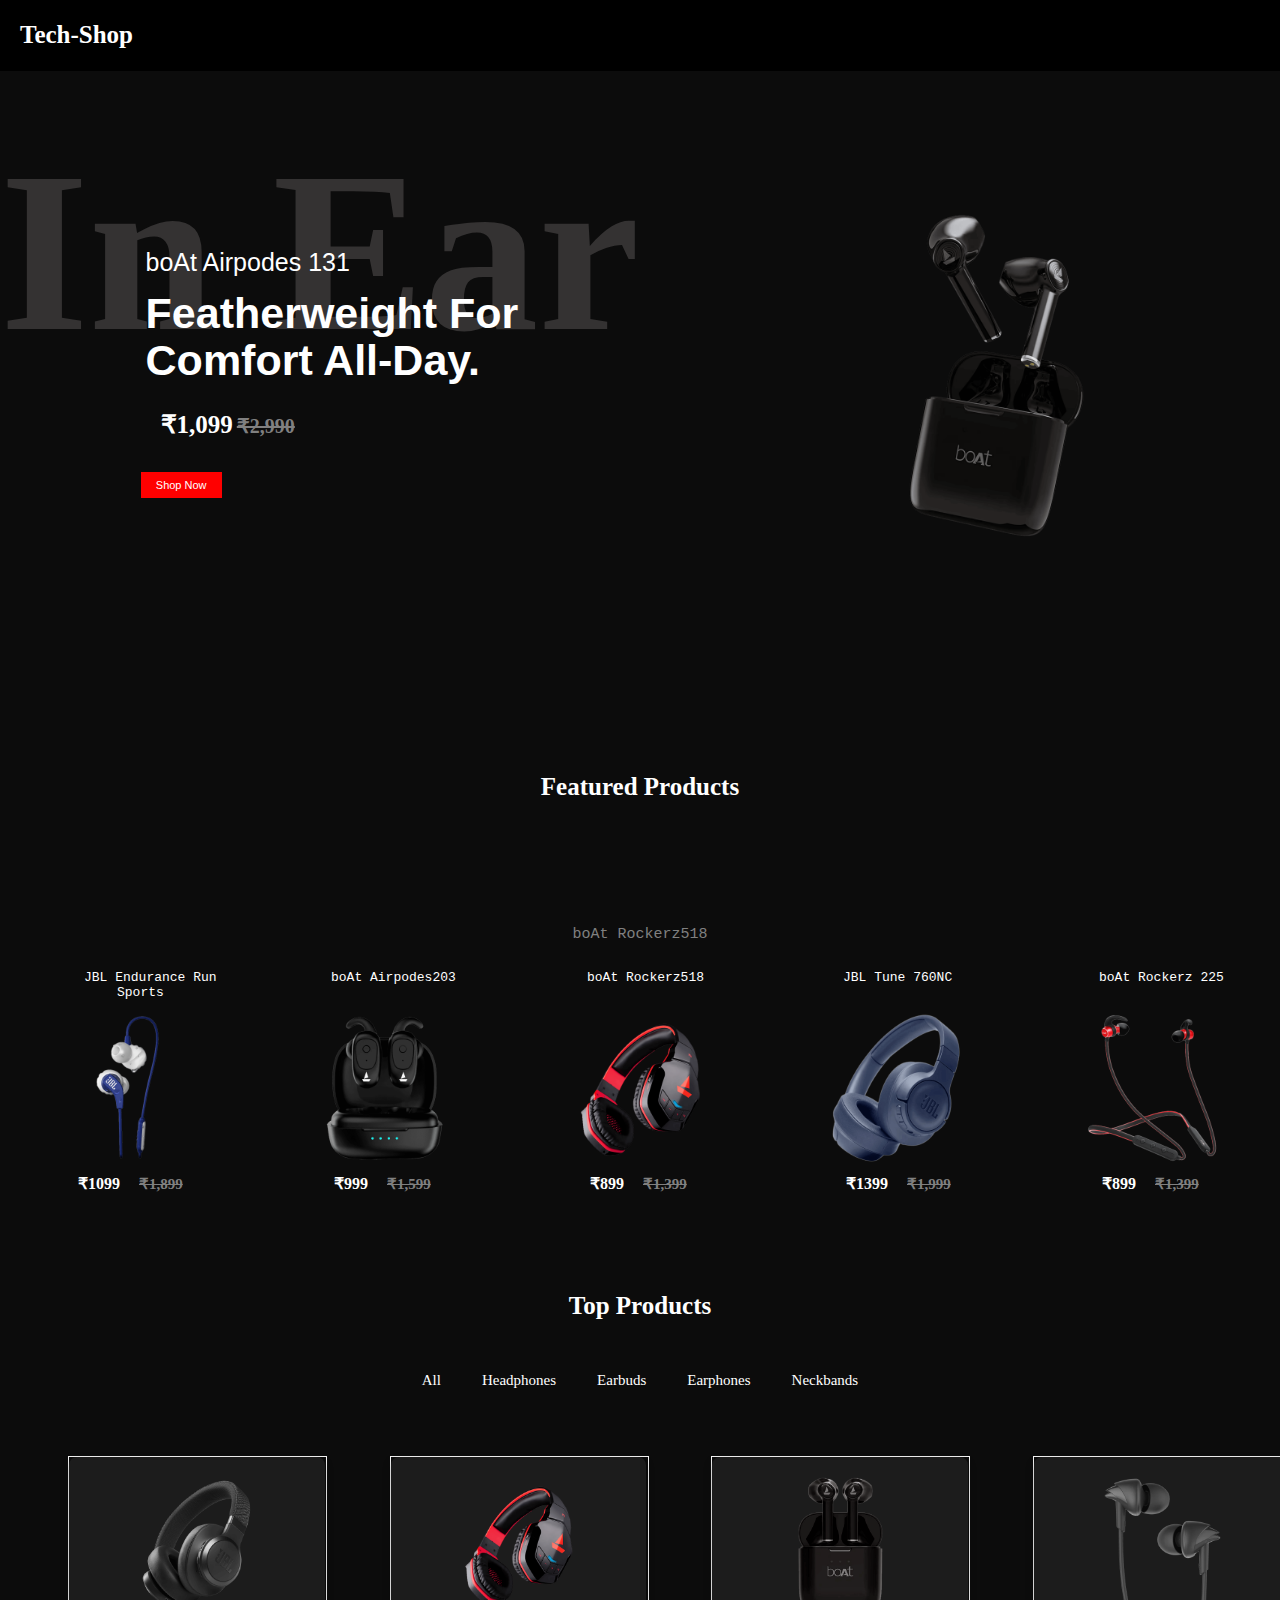
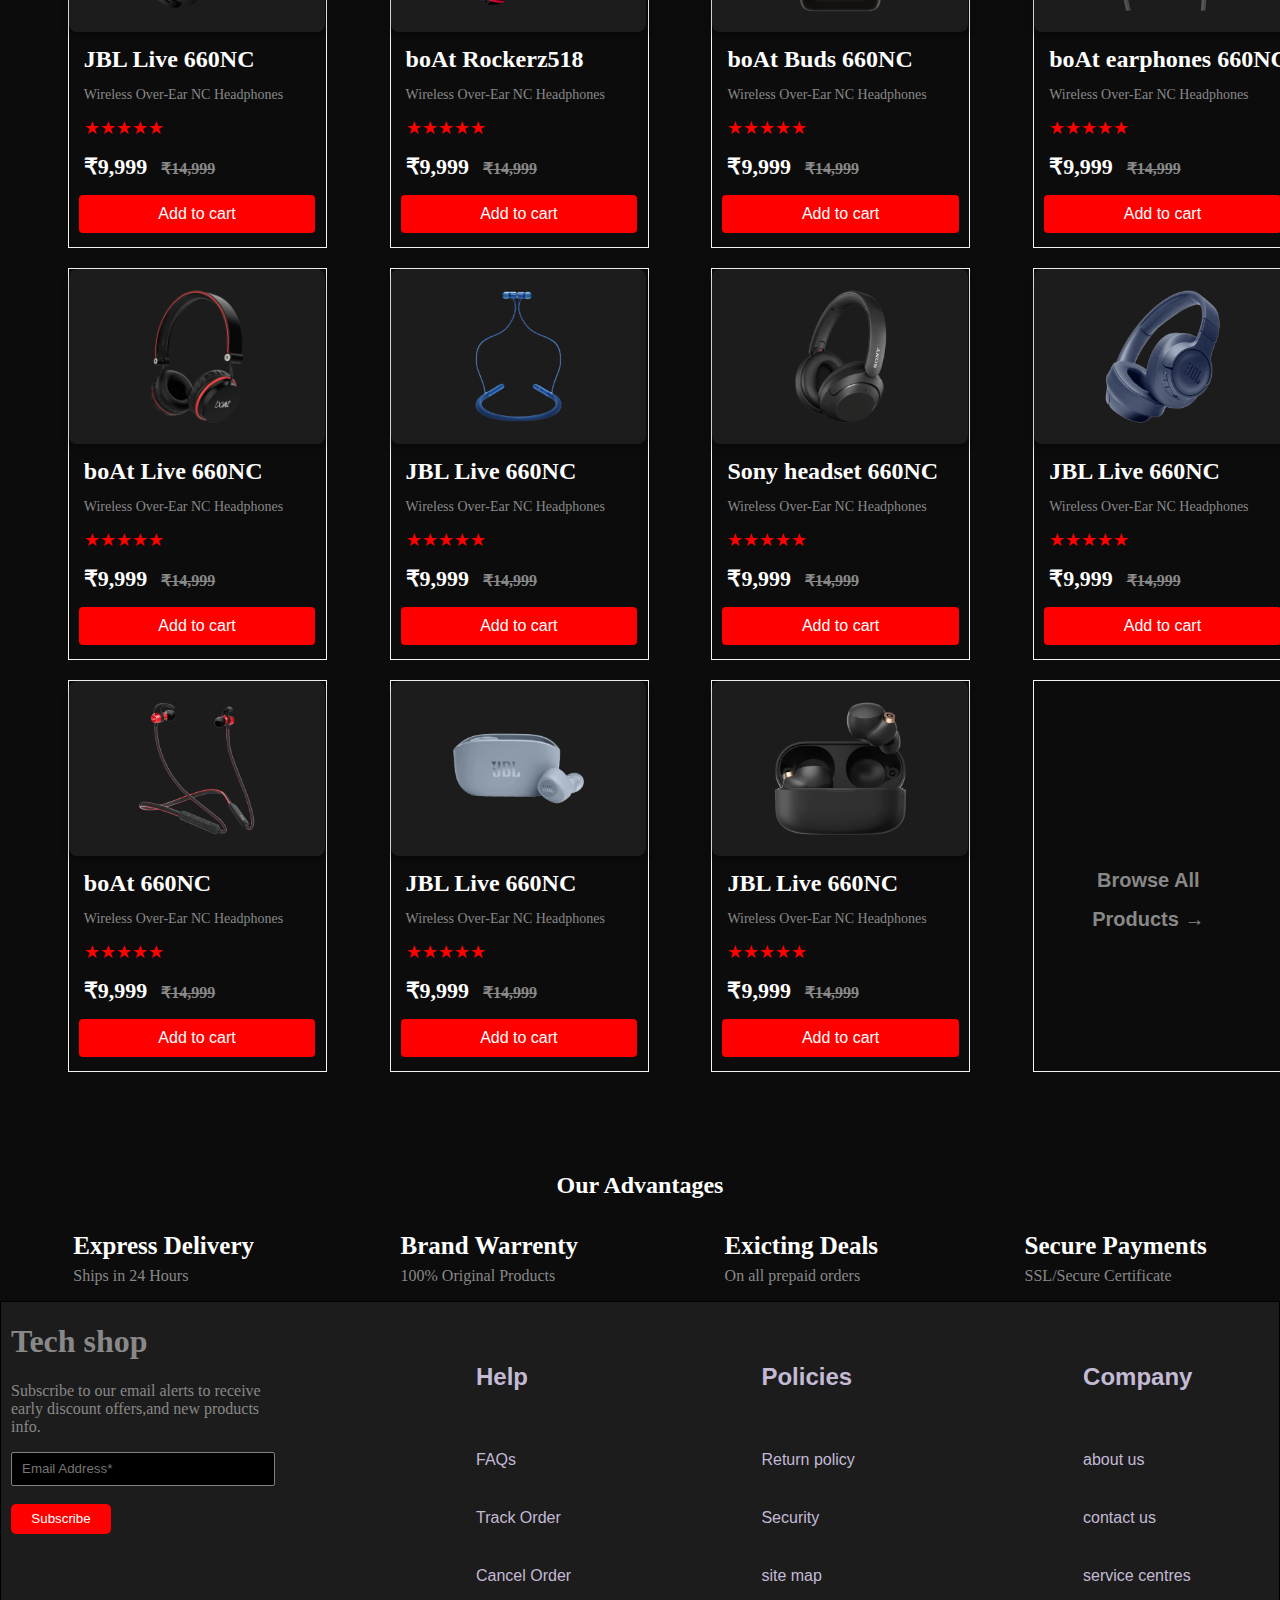
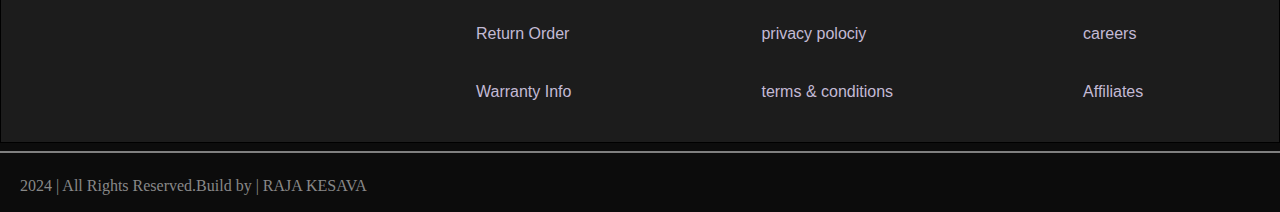
<file: index.html>
<!DOCTYPE html>
<html lang="en">

<head>
    <meta charset="UTF-8">
    <meta name="viewport" content="width=device-width, initial-scale=1.0">
    <title>Boat Website</title>
    <link rel="stylesheet" href="https://cdnjs.cloudflare.com/ajax/libs/font-awesome/6.6.0/css/all.min.css"
        integrity="sha512-Kc323vGBEqzTmouAECnVceyQqyqdsSiqLQISBL29aUW4U/M7pSPA/gEUZQqv1cwx4OnYxTxve5UMg5GT6L4JJg=="
        crossorigin="anonymous" referrerpolicy="no-referrer" />
    <link rel="stylesheet" href="./style.css">

</head>

<body>
    <nav class="navbar">
        <div class="brand">
            <a class="home" href="./index.html">
                <h1 class="tech">Tech-Shop</h1>
            </a>
        </div>

        <div class="symbols">
            <div class="icons1">
                <i class="fa-solid fa-magnifying-glass"></i>
                <a href="./cart.html"><i class="fa-solid fa-cart-shopping cartin"></i></a>
                <a href="./signup.html"><i class="fa-solid fa-user-plus signin"></i></a>
            </div>
        </div>
    </nav>

    <h1 class="in-ear">In Ear</h1>
    <div class="product">
        <div class="information">
            <pre class="version">boAt Airpodes 131</pre>
            <p class="feather">Featherweight For</p>
            <p class="comfort">Comfort All-Day.</p>
            <span class="price">&#8377;1,099</span>
            <span class="original-price">&#8377;2,990</span>
        </div>

        <div class="product-image">
            <img src="./assets/images/boat131-3 (1).png" alt="boat131-3">
        </div>
    </div>

    <button class="shop">Shop Now</button>
    <h3 class="featured">Featured Products</h3>
    <pre class="version-518">boAt Rockerz518</pre>

    <div class="boat-versions">
        <div class="boat-image">
            <img class="jbl-endu" src="./assets/images/jbl-endu-1.png" alt="jbl-1">
            <pre class="product-name">JBL Endurance Run <br><span class="sport">Sports</span></pre>
            <span class="price">&#8377;1099</span>
            <span class="original-price">&#8377;1,899</span>
        </div>

        <div class="boat203-image">
            <img class="boat203" src="./assets/images/boat203-2.png" alt="boat-2">
            <pre class="product-name">boAt Airpodes203</pre>
            <span class="price">&#8377;999</span>
            <span class="original-price">&#8377;1,599</span>
        </div>

        <div class="boat518-image">
            <img class="boat518" src="./assets/images/boat518-3.png" alt="boat-3">
            <pre class="product-name">boAt Rockerz518</pre>
            <span class="price">&#8377;899</span>
            <span class="original-price">&#8377;1,399</span>
        </div>

        <div class="jbl760nc-image">
            <img class="jbl760nc" src="./assets/images/jbl760nc-4.png" alt="jbl-4">
            <pre class="product-name">JBL Tune 760NC</pre>
            <span class="price">&#8377;1399</span>
            <span class="original-price">&#8377;1,999</span>
        </div>

        <div class="boat255r-image">
            <img class="boat255r" src="./assets/images/boat255r-5.png" alt="boat-5">
            <pre class="product-name">boAt Rockerz 225</pre>
            <span class="price">&#8377;899</span>
            <span class="original-price">&#8377;1,399</span>
        </div>
    </div>


    <h3 class="best-ones">Top Products</h3>
    <div class="all-types">
        <span class="all">All</span>
        <span class="headphones">Headphones</span>
        <span class="earbuds">Earbuds</span>
        <span class="earphones">Earphones</span>
        <span class="neckbands">Neckbands</span>
    </div>

    <!-- -----------------------------------------------------------------------all-cards1 -->
    <div class="all-cards">
        <div class="productcard">
            <img class="jbl660nc" src="./assets/images/jbl660nc-1.png" alt="jbl660nc-card1">
            <div class="card1-information">
                <h2>JBL Live 660NC</h2>
                <p class="description">Wireless Over-Ear NC Headphones</p>
                <div class="rating">★★★★★</div>
            </div>

            <div class="price">
                <span class="current-price">₹9,999</span>
                <span class="original-price">₹14,999</span>
            </div>
            <div class="cart">
                <a href="./product.html"><button class="add-to-cart">Add to cart</button></a>
            </div>
        </div>


        <div class="productcard">
            <img class="jbl660nc" src="./assets/images/boat518-3.png" alt="jbl660nc-card2">
            <div class="card1-information">
                <h2>boAt Rockerz518</h2>
                <p class="description">Wireless Over-Ear NC Headphones</p>
                <div class="rating">★★★★★</div>
            </div>

            <div class="price">
                <span class="current-price">₹9,999</span>
                <span class="original-price">₹14,999</span>
            </div>
            <div class="cart">
                <button class="add-to-cart">Add to cart</button>
            </div>
        </div>

        <div class="productcard">
            <img class="jbl660nc" src="./assets/images/boat131-1.png" alt="jbl660nc-card1">
            <div class="card1-information">
                <h2>boAt Buds 660NC</h2>
                <p class="description">Wireless Over-Ear NC Headphones</p>
                <div class="rating">★★★★★</div>
            </div>

            <div class="price">
                <span class="current-price">₹9,999</span>
                <span class="original-price">₹14,999</span>
            </div>
            <div class="cart">
                <button class="add-to-cart">Add to cart</button>
            </div>
        </div>

        <div class="productcard">
            <img class="jbl660nc" src="./assets/images/boat110-1.png" alt="jbl660nc-card1">
            <div class="card1-information">
                <h2>boAt earphones 660NC</h2>
                <p class="description">Wireless Over-Ear NC Headphones</p>
                <div class="rating">★★★★★</div>
            </div>

            <div class="price">
                <span class="current-price">₹9,999</span>
                <span class="original-price">₹14,999</span>
            </div>
            <div class="cart">
                <button class="add-to-cart">Add to cart</button>
            </div>
        </div>
    </div>

    <!-- -----------------------------------------------------all-cards2 -->
    <div class="all-cards">
        <div class="productcard">
            <img class="jbl660nc" src="./assets/images/boat410-1.png" alt="boat410-card1">
            <div class="card1-information">
                <h2>boAt Live 660NC</h2>
                <p class="description">Wireless Over-Ear NC Headphones</p>
                <div class="rating">★★★★★</div>
            </div>

            <div class="price">
                <span class="current-price">₹9,999</span>
                <span class="original-price">₹14,999</span>
            </div>
            <div class="cart">
                <button class="add-to-cart">Add to cart</button>
            </div>
        </div>


        <div class="productcard">
            <img class="jbl660nc" src="./assets/images/jbl200bt-1.png" alt="jbl200bt-card2">
            <div class="card1-information">
                <h2>JBL Live 660NC</h2>
                <p class="description">Wireless Over-Ear NC Headphones</p>
                <div class="rating">★★★★★</div>
            </div>

            <div class="price">
                <span class="current-price">₹9,999</span>
                <span class="original-price">₹14,999</span>
            </div>
            <div class="cart">
                <button class="add-to-cart">Add to cart</button>
            </div>
        </div>

        <div class="productcard">
            <img class="jbl660nc" src="./assets/images/sonyXb910n-1.png" alt="sonyXb910-card3">
            <div class="card1-information">
                <h2>Sony headset 660NC</h2>
                <p class="description">Wireless Over-Ear NC Headphones</p>
                <div class="rating">★★★★★</div>
            </div>

            <div class="price">
                <span class="current-price">₹9,999</span>
                <span class="original-price">₹14,999</span>
            </div>
            <div class="cart">
                <button class="add-to-cart">Add to cart</button>
            </div>
        </div>

        <div class="productcard">
            <img class="jbl660nc" src="./assets/images/jbl760nc-4.png" alt="jbl760nc-card4">
            <div class="card1-information">
                <h2>JBL Live 660NC</h2>
                <p class="description">Wireless Over-Ear NC Headphones</p>
                <div class="rating">★★★★★</div>
            </div>

            <div class="price">
                <span class="current-price">₹9,999</span>
                <span class="original-price">₹14,999</span>
            </div>
            <div class="cart">
                <button class="add-to-cart">Add to cart</button>
            </div>
        </div>
    </div>

    <!-- -------------------------------------------------------------------all-cards3----- -->
    <div class="all-cards">
        <div class="productcard">
            <img class="jbl660nc" src="./assets/images/boat255r-5.png" alt="boat255r-card1">
            <div class="card1-information">
                <h2>boAt 660NC</h2>
                <p class="description">Wireless Over-Ear NC Headphones</p>
                <div class="rating">★★★★★</div>
            </div>

            <div class="price">
                <span class="current-price">₹9,999</span>
                <span class="original-price">₹14,999</span>
            </div>
            <div class="cart">
                <button class="add-to-cart">Add to cart</button>
            </div>
        </div>


        <div class="productcard">
            <img class="jbl660nc" src="./assets/images/jbl100-1.png" alt="jbl200bt-card2">
            <div class="card1-information">
                <h2>JBL Live 660NC</h2>
                <p class="description">Wireless Over-Ear NC Headphones</p>
                <div class="rating">★★★★★</div>
            </div>

            <div class="price">
                <span class="current-price">₹9,999</span>
                <span class="original-price">₹14,999</span>
            </div>
            <div class="cart">
                <button class="add-to-cart">Add to cart</button>
            </div>
        </div>

        <div class="productcard">
            <img class="jbl660nc" src="./assets/images/sony1000xm4-1.png" alt="sony1000xm4-card3">
            <div class="card1-information">
                <h2>JBL Live 660NC</h2>
                <p class="description">Wireless Over-Ear NC Headphones</p>
                <div class="rating">★★★★★</div>
            </div>

            <div class="price">
                <span class="current-price">₹9,999</span>
                <span class="original-price">₹14,999</span>
            </div>
            <div class="cart">
                <button class="add-to-cart">Add to cart</button>
            </div>
        </div>

        <div class="new-ones">
            <button class="browser">
                <h2 class="open-all">Browse All</h2>
                <h2 class="arrow">Products →</h2>
            </button>
        </div>
    </div>

    <h2 class="advan">Our Advantages</h2>

    <div class="delivery-partner">
        <div class="partner">
            <i class="fa-solid fa-truck truck" style="color: red;"></i>
            <h3 class="delivery">Express Delivery</h3>
            <p class="time">Ships in 24 Hours</p>
        </div>


        <div class="regular">
            <i class="fa-solid fa-shield-halved warrenty" style="color: red;"></i>
            <h3 class="regular-brand">Brand Warrenty</h3>
            <p class="quality">100% Original Products</p>
        </div>


        <div class="exicting-deal">
            <i class="fa-solid fa-tags deals" style="color: red;"></i>
            <h3 class="deal">Exicting Deals</h3>
            <p class="orders">On all prepaid orders</p>
        </div>


        <div class="secure-payments">
            <i class="fa-solid fa-credit-card payments" style="color: red;"></i>
            <h3 class="secure">Secure Payments</h3>
            <p class="security">SSL/Secure Certificate</p>
        </div>
    </div>

    <footer>
        <div class="topfooter">
            <div class="subscribesec">
                <h1>Tech shop</h1>
                <p>Subscribe to our email alerts to receive
                    early discount offers,and new products info.</p>
                <input class="emailfrsubscribe" type="email" placeholder="Email Address*"><br><br>
                <button class="subscribebtn">Subscribe</button>

            </div>
            <div class="footercontent">

                <ul>
                    <li>
                        <h2>Help</h2>
                    </li>
                    <li>FAQs</li>
                    <li>Track Order</li>
                    <li>Cancel Order</li>
                    <li>Return Order</li>
                    <li>Warranty Info</li>
                </ul>

                <ul>
                    <li>
                        <h2>Policies</h2>
                    </li>
                    <li>Return policy</li>
                    <li>Security</li>
                    <li>site map</li>
                    <li>privacy polociy</li>
                    <li>terms & conditions</li>
                </ul>

                <ul>
                    <li>
                        <h2>Company</h2>
                    </li>
                    <li>about us</li>
                    <li>contact us</li>
                    <li>service centres</li>
                    <li>careers</li>
                    <li>Affiliates</li>
                </ul>
            </div>
        </div>

        <hr class="footerhr">

        <div class="bottomfooter">
            <div class="rightstxt">
                <p>2024 | All Rights Reserved.Build by | RAJA KESAVA</p>
            </div>
            <div class="icons">
                <i class="fa-brands fa-facebook-f" style="color: #ffffff;"></i>
                <i class="fa-brands fa-twitter" style="color: #ffffff;"></i>
                <i class="fa-brands fa-instagram" style="color: #f8f7f7;"></i>
                <i class="fa-brands fa-linkedin-in" style="color: white;"></i>
            </div>

        </div>
    </footer>


</body>
</html>
</body>
</html>
</file>
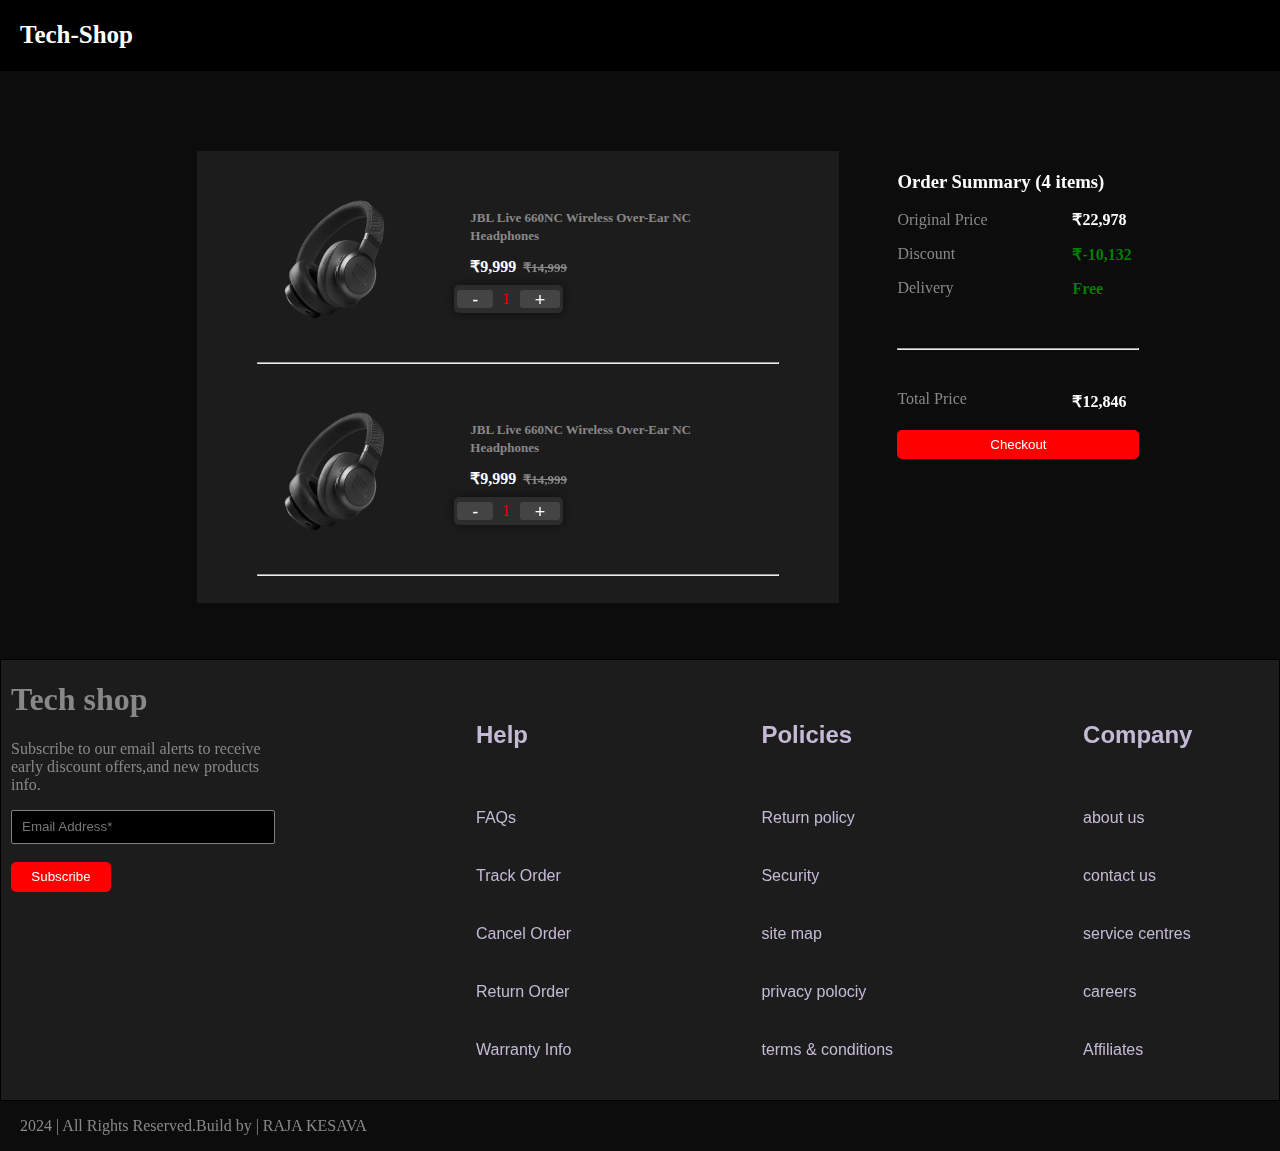
<file: cart.html>
<!DOCTYPE html>
<html lang="en">

<head>
    <meta charset="UTF-8">
    <meta name="viewport" content="width=device-width, initial-scale=1.0">
    <title>cart</title>
    <link rel="stylesheet" href="./style.css">
    <link rel="stylesheet" href="https://cdnjs.cloudflare.com/ajax/libs/font-awesome/6.6.0/css/all.min.css"
        integrity="sha512-Kc323vGBEqzTmouAECnVceyQqyqdsSiqLQISBL29aUW4U/M7pSPA/gEUZQqv1cwx4OnYxTxve5UMg5GT6L4JJg=="
        crossorigin="anonymous" referrerpolicy="no-referrer" />
</head>

<body>
    <nav class="navbar">
        <div class="brand">
            <a class="home" href="./index.html">
                <h1 class="tech">Tech-Shop</h1>
            </a>
        </div>

        <div class="symbols">
            <div class="icons1">
                <i class="fa-solid fa-magnifying-glass"></i>
                <a href="./cart.html"><i class="fa-solid fa-cart-shopping cartin"></i></a>
                <a href="./signup.html"><i class="fa-solid fa-user-plus signin"></i></a>
            </div>
        </div>
    </nav>


    <div class="all-1">
        <div class="add-cart">
            <div class="cart1">
                <div class="cart-image">
                    <img class="image1" src="./assets/images/jbl660nc-1.png">
                </div>
                <div class="cart-price">
                    <p class="series">JBL Live 660NC Wireless Over-Ear NC</p>
                    <p class="series1">Headphones</p>
                    <span class="discount-price">&#8377;9,999</span>
                    <span class="normal-price">&#8377;14,999</span>
                </div>
                <div class="delete-btn">
                    <i class="fa-regular fa-trash-can delete"></i>
                </div>
            </div>

            <div class="counter">
                <button id="decrement">-</button>
                <span class="value" id="value">1</span>
                <button id="increment">+</button>
            </div>

            <hr>

            <div class="cart1">
                <div class="cart-image">
                    <img class="image1" src="./assets/images/jbl660nc-1.png">
                </div>
                <div class="cart-price">
                    <p class="series">JBL Live 660NC Wireless Over-Ear NC</p>
                    <p class="series1">Headphones</p>
                    <span class="discount-price">&#8377;9,999</span>
                    <span class="normal-price">&#8377;14,999</span>
                </div>
                <div class="delete-btn">
                    <i class="fa-regular fa-trash-can delete"></i>
                </div>
            </div>

            <div class="counter">
                <button id="decrement">-</button>
                <span class="value" id="value">1</span>
                <button id="increment">+</button>
            </div>

            <hr>

            <div class="cart1">
                <div class="cart-image">
                    <img class="image1" src="./assets/images/jbl660nc-1.png">
                </div>
                <div class="cart-price">
                    <p class="series">JBL Live 660NC Wireless Over-Ear NC</p>
                    <p class="series1">Headphones</p>
                    <span class="discount-price">&#8377;9,999</span>
                    <span class="normal-price">&#8377;14,999</span>
                </div>
                <div class="delete-btn">
                    <i class="fa-regular fa-trash-can delete"></i>
                </div>
            </div>

            <div class="counter">
                <button id="decrement">-</button>
                <span class="value" id="value">1</span>
                <button id="increment">+</button>
            </div>

            <hr>


            <div class="cart1">
                <div class="cart-image">
                    <img class="image1" src="./assets/images/jbl660nc-1.png">
                </div>
                <div class="cart-price">
                    <p class="series">JBL Live 660NC Wireless Over-Ear NC</p>
                    <p class="series1">Headphones</p>
                    <span class="discount-price">&#8377;9,999</span>
                    <span class="normal-price">&#8377;14,999</span>
                </div>
                <div class="delete-btn">
                    <i class="fa-regular fa-trash-can delete"></i>
                </div>
            </div>

            <div class="counter">
                <button id="decrement">-</button>
                <span class="value" id="value">1</span>
                <button id="increment">+</button>
            </div>
        </div>

        <div class="summary">
            <div class="orders">
                <h3 class="order-items">Order Summary (4 items)</h3>
                <p class="price1">Original Price</p>
                <p class="discount-1">Discount</p>
                <p class="delivery-1">Delivery</p>
                <hr class="line">
                <p class="total-money">Total Price</p>
                <button class="check-out">Checkout</button>
            </div>

            <div class="prices">
                <p class="original-1">&#8377;22,978</p>
                <p class="offer-1">&#8377;-10,132</p>
                <p class="free">Free</p>
                <p class="money">&#8377;12,846</p>
            </div>
        </div>
    </div>

    <br>
    <br>
    <footer>
        <div class="topfooter">
            <div class="subscribesec">
                <h1>Tech shop</h1>
                <p>Subscribe to our email alerts to receive
                    early discount offers,and new products info.</p>
                <input class="emailfrsubscribe" type="email" placeholder="Email Address*"><br><br>
                <button class="subscribebtn">Subscribe</button>

            </div>
            <div class="footercontent">

                <ul>
                    <li>
                        <h2>Help</h2>
                    </li>
                    <li>FAQs</li>
                    <li>Track Order</li>
                    <li>Cancel Order</li>
                    <li>Return Order</li>
                    <li>Warranty Info</li>
                </ul>

                <ul>
                    <li>
                        <h2>Policies</h2>
                    </li>
                    <li>Return policy</li>
                    <li>Security</li>
                    <li>site map</li>
                    <li>privacy polociy</li>
                    <li>terms & conditions</li>
                </ul>

                <ul>
                    <li>
                        <h2>Company</h2>
                    </li>
                    <li>about us</li>
                    <li>contact us</li>
                    <li>service centres</li>
                    <li>careers</li>
                    <li>Affiliates</li>
                </ul>
            </div>
        </div>

        <!-- <hr class="footerhr"> -->

        <div class="bottomfooter">
            <div class="rightstxt">
                <p>2024 | All Rights Reserved.Build by | RAJA KESAVA</p>
            </div>
            <div class="icons">
                <i class="fa-brands fa-facebook-f" style="color: #ffffff;"></i>
                <i class="fa-brands fa-twitter" style="color: #ffffff;"></i>
                <i class="fa-brands fa-instagram" style="color: #f8f7f7;"></i>
                <i class="fa-brands fa-linkedin-in" style="color: white;"></i>
            </div>

        </div>
    </footer>

</body>

</html>
</file>
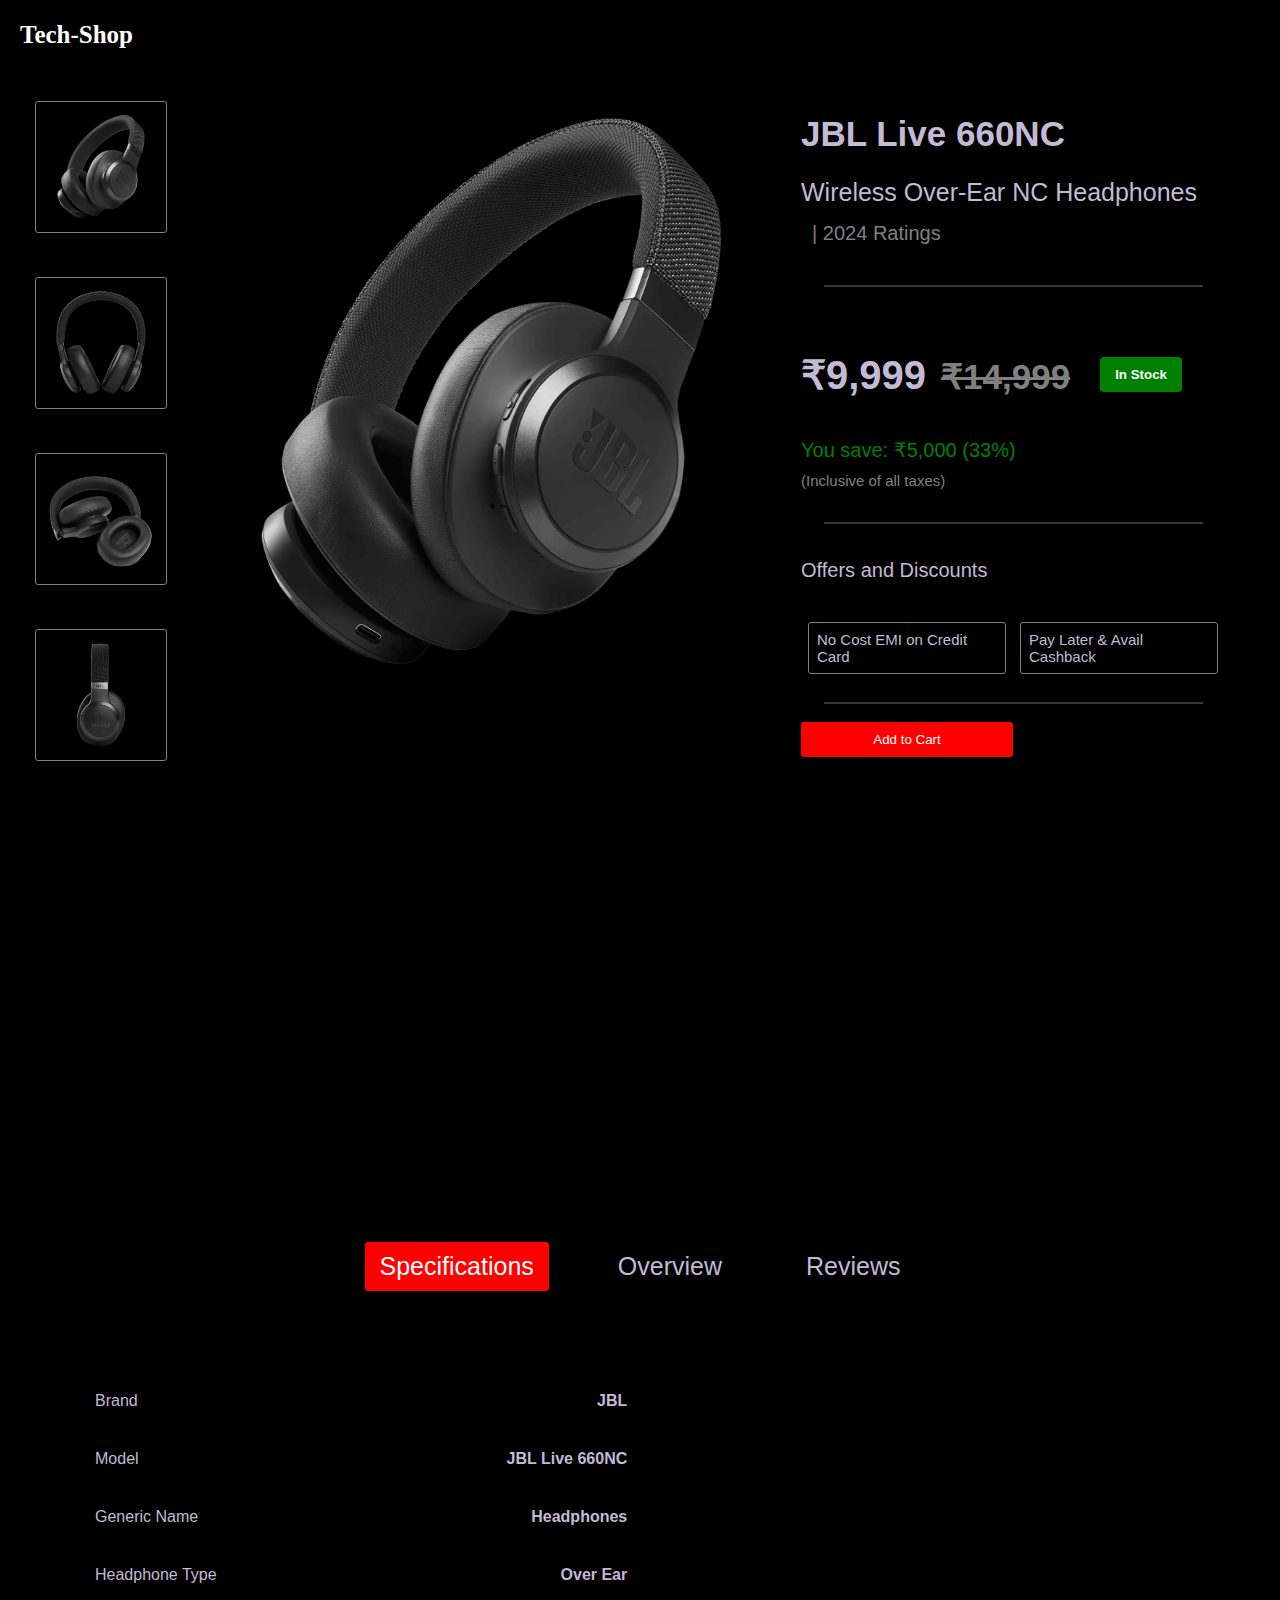
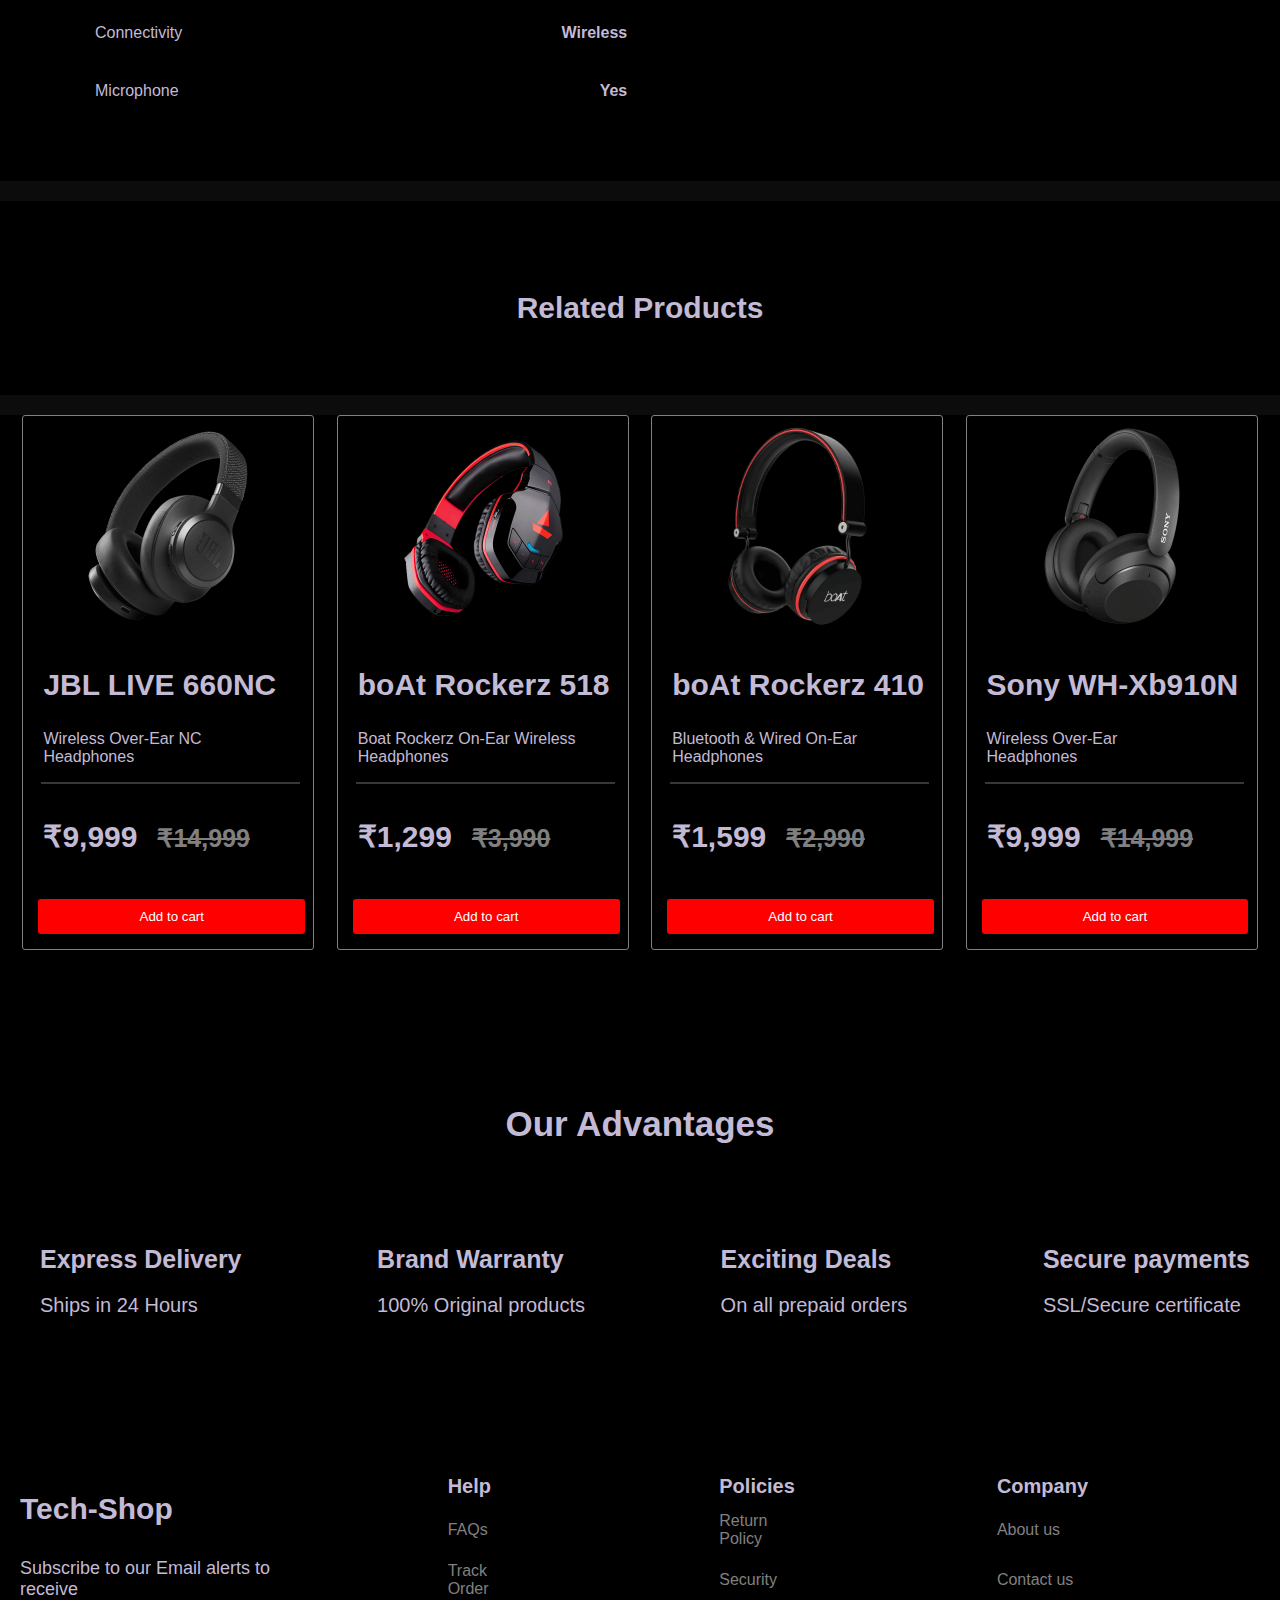
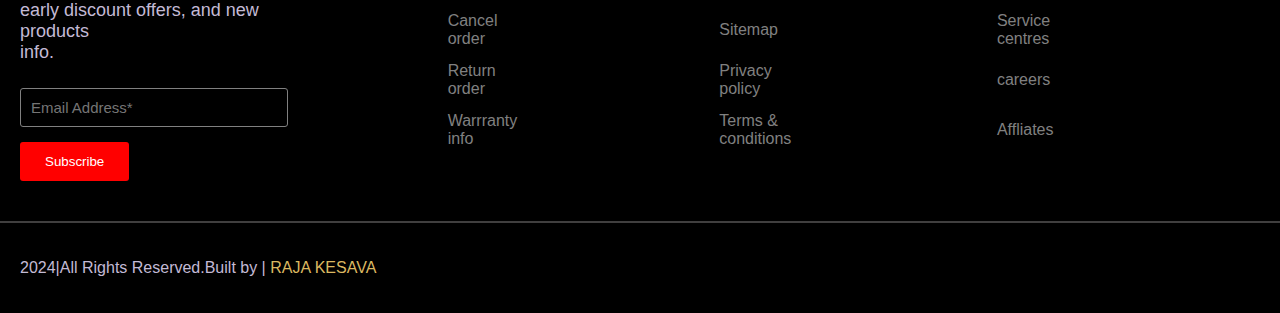
<file: product.html>
<!DOCTYPE html>
<html lang="en">

<head>
    <meta charset="UTF-8">
    <meta name="viewport" content="width=device-width, initial-scale=1.0">
    <title>productDetails</title>
    <link rel="stylesheet" href="./style.css">

    <link rel="stylesheet" href="https://cdnjs.cloudflare.com/ajax/libs/font-awesome/6.6.0/css/all.min.css"
        integrity="sha512-Kc323vGBEqzTmouAECnVceyQqyqdsSiqLQISBL29aUW4U/M7pSPA/gEUZQqv1cwx4OnYxTxve5UMg5GT6L4JJg=="
        crossorigin="anonymous" referrerpolicy="no-referrer" />
</head>

<body>
    <nav class="navbar">
        <div class="brand">
            <a class="home" href="./index.html">
                <h1 class="tech">Tech-Shop</h1>
            </a>
        </div>

        <div class="symbols">
            <div class="icons1">
                <i class="fa-solid fa-magnifying-glass"></i>
                <a href="./cart.html"><i class="fa-solid fa-cart-shopping cartin"></i></a>
                <a href="./signup.html"><i class="fa-solid fa-user-plus signin"></i></a>
            </div>
        </div>
    </nav>

    <div class="productDetails">
        <div class="productImages">
            <img src="./assets/images/jbl660nc-1.png" alt="image-1" class="productImg-side"><br>
            <img src="./assets/images/jbl660nc-2.png" alt="image-2" class="productImg-side"><br>
            <img src="./assets/images/jbl660nc-3.png" alt="image-3" class="productImg-side"><br>
            <img src="./assets/images/jbl660nc-4.png" alt="image-4" class="productImg-side">
        </div>
        <div class="product">
            <img src="./assets/images/jbl660nc-1.png" alt="" class="product-Image">
        </div>
        <div class="productDetails-descriptions">
            <h1 class="productName">JBL Live 660NC</h1>
            <p class="productDescription">Wireless Over-Ear NC Headphones</p>
            <div class="ratings">
                <div class="starRating">
                    <i class="fa fa-star checked"></i>
                    <i class="fa fa-star checked"></i>
                    <i class="fa fa-star checked"></i>
                    <i class="fa fa-star checked"></i>
                    <i class="fa fa-star checked"></i>
                </div>
                <div>
                    <pre class="yearRatings">  | 2024 Ratings</pre>
                </div>
            </div>
            <hr class="horizontal">


            <div class="productAmount-deatils">
                <div class="amounts">
                    <p class="offerPrice">&#8377;9,999<span class="actualPrice">&#8377;14,999</span></p>
                    <p class="savingAmount-description">You save: &#8377;5,000 (33%)</p>
                    <p class="taxDescription">(Inclusive of all taxes)</p>
                </div>
                <div class="stockButton">
                    <button class="stockBtn"><i class="fa-solid fa-check stock"></i> In Stock</button>
                </div>
            </div>
            <hr class="horizontal">

            <div class="offDiscounts">
                <p class="offerDescription">Offers and Discounts</p>
                <div class="cashDetails">
                    <p class="emiDetails">No Cost EMI on Credit <br>Card</p>
                    <p class="emiDetails">Pay Later & Avail <br>Cashback</p>
                </div>

            </div>
            <hr class="horizontal">

            <button class="addtoCartButton">Add to Cart</button>
        </div>

    </div>

    <div class="productFeatures">
        <button class="specificationsBtn">Specifications</button>
        <button class="overviewBtn">Overview</button>
        <button class="reviewBtn">Reviews</button>
    </div>

    <div class="productOverview">
        <div class="productHeadings">
            <ul>
                <li>Brand</li>
                <li>Model</li>
                <li>Generic Name</li>
                <li>Headphone Type</li>
                <li>Connectivity</li>
                <li>Microphone</li>
            </ul>
        </div>
        <div class="productInfo">
            <ul>
                <li>JBL</li>
                <li>JBL Live 660NC</li>
                <li>Headphones</li>
                <li>Over Ear</li>
                <li>Wireless</li>
                <li>Yes</li>
            </ul>
        </div>
    </div>
    <h1 class="relatedProducts">Related Products</h1>
    <div class="productCards">
        <div class="productCard1">
            <img src="./assets/images/jbl660nc-1.png" alt="product1Image" class="productImage">
            <div class="starRating">
                <span class="fa fa-star checked"></span>
                <span class="fa fa-star checked"></span>
                <span class="fa fa-star checked"></span>
                <span class="fa fa-star checked"></span>
                <span class="fa fa-star checked"></span>
            </div>
            <h1 class="productCard-title">JBL LIVE 660NC</h1>
            <p class="produtCard-description">Wireless Over-Ear NC <br>Headphones</p>
            <hr class="line-card-1">
            <p class="productCard-bill">&#8377;9,999<span class="productCard-oldamount">&#8377;14,999</span></p>
            <button class="productCard-button">Add to cart</button>
        </div>
        <div class="productCard1">
            <img src="./assets/images/boat518-3.png" alt="product1Image" class="productImage">
            <div class="starRating">
                <span class="fa fa-star checked"></span>
                <span class="fa fa-star checked"></span>
                <span class="fa fa-star checked"></span>
                <span class="fa fa-star checked"></span>
                <span class="fa fa-star checked"></span>
            </div>
            <h1 class="productCard-title">boAt Rockerz 518</h1>
            <p class="produtCard-description">Boat Rockerz On-Ear Wireless <br>Headphones</p>
            <hr class="line-card-1">
            <p class="productCard-bill">&#8377;1,299<span class="productCard-oldamount">&#8377;3,990</span></p>
            <button class="productCard-button">Add to cart</button>
        </div>
        <div class="productCard1">
            <img src="./assets/images/boat410-1.png" alt="product1Image" class="productImage">
            <div class="starRating">
                <span class="fa fa-star checked"></span>
                <span class="fa fa-star checked"></span>
                <span class="fa fa-star checked"></span>
                <span class="fa fa-star checked"></span>
                <span class="fa fa-star checked"></span>
            </div>
            <h1 class="productCard-title">boAt Rockerz 410</h1>
            <p class="produtCard-description">Bluetooth & Wired On-Ear <br>Headphones</p>
            <hr class="line-card-1">
            <p class="productCard-bill">&#8377;1,599<span class="productCard-oldamount">&#8377;2,990</span></p>
            <button class="productCard-button">Add to cart</button>
        </div>
        <div class="productCard1">
            <img src="./assets/images/sonyXb910n-1.png" alt="product1Image" class="productImage">
            <div class="starRating">
                <span class="fa fa-star checked"></span>
                <span class="fa fa-star checked"></span>
                <span class="fa fa-star checked"></span>
                <span class="fa fa-star checked"></span>
            </div>
            <h1 class="productCard-title">Sony WH-Xb910N</h1>
            <p class="produtCard-description">Wireless Over-Ear <br>Headphones</p>
            <hr class="line-card-1">
            <p class="productCard-bill">&#8377;9,999<span class="productCard-oldamount">&#8377;14,999</span></p>
            <button class="productCard-button">Add to cart</button>
        </div>
    </div>
    <div class="advantagesSection">
        <div class="advHeading">
            <h1 class="advantageTitle">Our Advantages</h1>
        </div>
        <div class="advantages">
            <div class="adv">
                <div>
                    <i class="fa-solid fa-truck advIcon"></i>
                </div>
                <div>
                    <h2 class="advantageHeading">Express Delivery</h2>
                    <p class="advantageDescription">Ships in 24 Hours</p>
                </div>
            </div>
            <div class="adv">
                <div>
                    <i class="fa-solid fa-shield-halved advIcon"></i>
                </div>
                <div>
                    <h2 class="advantageHeading">Brand Warranty</h2>
                    <p class="advantageDescription">100% Original products</p>
                </div>
            </div>
            <div class="adv">
                <div>
                    <i class="fa-solid fa-tags advIcon"></i>
                </div>
                <div>
                    <h2 class="advantageHeading">Exciting Deals</h2>
                    <p class="advantageDescription">On all prepaid orders</p>
                </div>
            </div>
            <div class="adv">
                <div>
                    <i class="fa-solid fa-credit-card advIcon"></i>
                </div>
                <div>
                    <h2 class="advantageHeading">Secure payments</h2>
                    <p class="advantageDescription">SSL/Secure certificate</p>
                </div>
            </div>
        </div>
    </div>

    <div class="subscribeSection">
        <div class="subscriberSection-Content">
            <div>
                <h2 class="subscriberHeading">Tech-Shop</h2>
                <p class="subscriberDescription">Subscribe to our Email alerts to receive <br>early discount offers, and
                    new products <br>info.</p>
                <input type="email" placeholder="Email Address*" class="subscriberEmail"><br>
                <button class="subscriberButton">Subscribe</button>
            </div>
            <div class="aboutCompanyDetails">
                <table>
                    <tr>
                        <td class="heading">Help</th>
                        <td class="heading">Policies</th>
                        <td class="heading">Company</th>
                    </tr>
                    <tr>
                        <td>FAQs</td>
                        <td>Return Policy</td>
                        <td>About us</td>
                    </tr>
                    <tr>
                        <td>Track Order</td>
                        <td>Security</td>
                        <td>Contact us</td>

                    </tr>
                    <tr>
                        <td>Cancel order</td>
                        <td>Sitemap</td>
                        <td>Service centres</td>
                    </tr>
                    <tr>
                        <td>Return order</td>
                        <td>Privacy policy</td>
                        <td>careers</td>
                    </tr>
                    <tr>
                        <td>Warrranty info</td>
                        <td>Terms & conditions</td>
                        <td>Affliates</td>
                    </tr>
                </table>

            </div>
        </div>


    </div>
    <hr class="horizontalLine">
    <div class="footerSection">
        <p class="footerContent">2024|All Rights Reserved.Built by | <span class="creator">RAJA KESAVA</span></p>
        <div class="footerIcons"></div>
        <i class="fa-brands fa-facebook-f socialmediaIcon"></i>
        <i class="fa-brands fa-twitter socialmediaIcon"></i>
        <i class="fa-brands fa-instagram socialmediaIcon"></i>
        <i class="fa-brands fa-linkedin-in socialmediaIcon"></i>
    </div>
    </div>
</body>

</html>
</file>
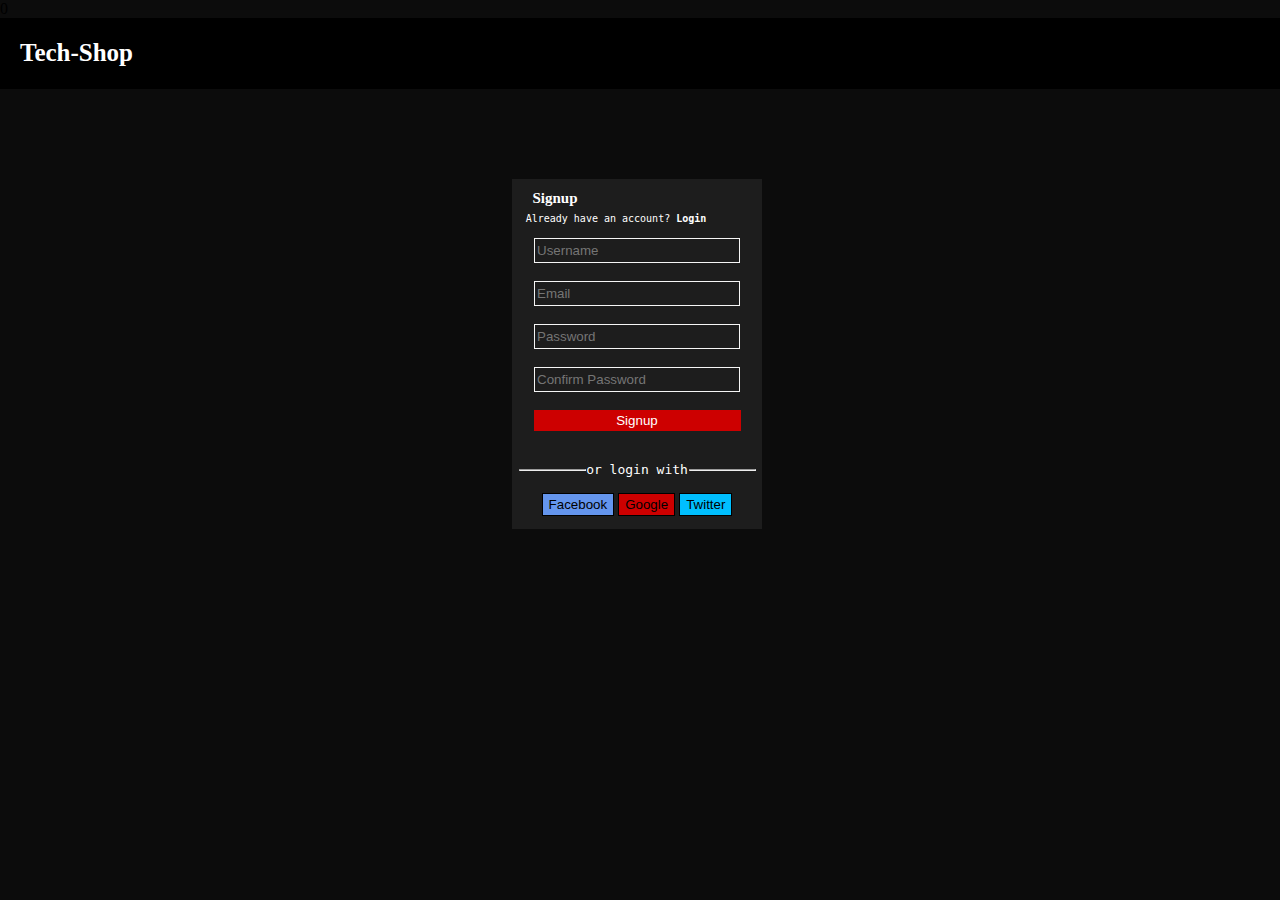
<file: signup.html>
<!DOCTYPE html>
<html lang="en">

<head>
    <meta charset="UTF-8">
    <meta name="viewport" content="width=device-width, initial-scale=1.0">
    <title>Signup</title>
    <link rel="stylesheet" href="./style.css">
    <link rel="stylesheet" href="https://cdnjs.cloudflare.com/ajax/libs/font-awesome/6.6.0/css/all.min.css"
        integrity="sha512-Kc323vGBEqzTmouAECnVceyQqyqdsSiqLQISBL29aUW4U/M7pSPA/gEUZQqv1cwx4OnYxTxve5UMg5GT6L4JJg=="
        crossorigin="anonymous" referrerpolicy="no-referrer" />0
</head>

<body>

    <nav class="navbar">
        <div class="brand">
            <a class="home" href="./index.html">
                <h1 class="tech">Tech-Shop</h1>
            </a>
        </div>

        <div class="symbols">
            <div class="icons1">
                <i class="fa-solid fa-magnifying-glass"></i>
                <a href="./cart.html"><i class="fa-solid fa-cart-shopping cartin"></i></a>
                <a href="./signup.html"><i class="fa-solid fa-user-plus signin"></i></a>
            </div>
        </div>
    </nav>
    <center class="signup-page">
        <span class="sign-up">Signup</span>
        <pre class="text">Already have an account? <span class="login">Login</span></pre>

        <div class="details">
            <label for="Username"></label>
            <input class="username" type="text" placeholder="Username">
            <br>
            <br>
            <label for="Email"></label>
            <input class="email" required type="email" placeholder="Email">
            <br>
            <br>
            <label for="Password"></label>
            <input class="password" type="password" placeholder="Password">
            <br>
            <br>
            <label for="Confirm Password"></label>
            <input class="confirm-password" type="confirm password" placeholder="Confirm Password">
        </div>
        <br>
        <button class="signup">Signup</button>
        <br>
        <br>
        <div class="line-login">
            <hr class="line1">
            <hr class="line2">
            <pre class="or-login">or login with</pre>
        </div>

        <div class="media-btn">
            <button class="facebook">Facebook</button>
            <button class="google">Google</button>
            <button class="twitter">Twitter</button>
        </div>

    </center>

</body>

</html>
</file>
<file: style.css>
body {
    background-color: rgb(12, 12, 12);
    margin: 0px;
    box-sizing: border-box;
}




/* ------------------------------------------------------navbar------------------- */
.navbar {
    display: flex;
    justify-content: space-between;
    align-items: center;
    background-color: black;
    border-block-end: 1px solid black;
    padding: 10px 20px;
    position: sticky;
    inset-block-start: 0%;
    block-size: 50px;
    z-index: 1;
}

.brand {
    font-size: 23px;
    font-weight: bold;
    color: white;
}

.home {
    text-decoration: none;
}

.tech {
    font-size: 25px;
    margin: 0px;
    color: white;
}

.tech:hover {
    cursor: pointer;
    color: #ff0000;
}

.symbols .icons1 {
    display: flex;
    gap: 75px;
    color: white;
}

.icons1 .cartin {
    color: white;
}

.cartin:hover {
    cursor: pointer;
    color: red;
}

.icons1 .signin {
    color: white;
}

.signin:hover {
    cursor: pointer;
    color: red;
}

/* -------------------------------------------------------------------navbar-media--------- */
@media (min-width: 425px)and(max-width: 768px) {

    body {
        background-color: rgb(12, 12, 12);
        margin: 0px;
    }

    .navbar {
        display: flex;
        justify-content: space-between;
        align-items: center;
        background-color: black;
        border-block-end: 1px solid black;
        padding: 10px 20px;
        position: sticky;
        inset-block-start: 0%;
    }

    .brand {
        font-size: 23px;
        font-weight: bold;
        color: white;
    }

    .brand .tech {
        font-size: 13px;
    }

    .symbols {
        margin: 0px;
    }

    .symbols .icons1 {
        display: flex;
        gap: 12px;
        color: white;
    }

    .icons1 .cartin {
        color: white;
    }

    .cartin:hover {
        cursor: pointer;
        color: red;
    }

    .icons1 .signin {
        color: white;
    }

    .signin:hover {
        cursor: pointer;
        color: red;
    }
}

/* ------------------------------------------------------------signup-page---------------- */
.signup-page {
    block-size: 350px;
    inline-size: 250px;
    background-color: rgb(29, 29, 29);
    color: white;
    margin: 7% 40%;
}

.sign-up {
    position: relative;
    inset-block-start: 10px;
    inset-inline-end: 82px;
    font-size: 15px;
    font-weight: bold;
}

.text {
    margin-block-start: 0px;
    position: relative;
    inset-block-start: 16px;
    inset-inline-start: -21px;
    margin-block-end: 30px;
    font-size: 10px;
}

.text .login {
    font-weight: bold;
}

.details .username {
    background-color: rgb(29, 29, 29);
    color: white;
    border: 1px solid whitesmoke;
    inline-size: 200px;
    block-size: 21px;
}

.details .email {
    background-color: rgb(29, 29, 29);
    color: white;
    border: 1px solid whitesmoke;
    inline-size: 200px;
    block-size: 21px;
}

.details .password {
    background-color: rgb(29, 29, 29);
    color: white;
    border: 1px solid whitesmoke;
    inline-size: 200px;
    block-size: 21px;
}

.details .confirm-password {
    background-color: rgb(29, 29, 29);
    color: white;
    border: 1px solid whitesmoke;
    inline-size: 200px;
    block-size: 21px;
}

.line1 {
    inline-size: 65px;
    position: relative;
    inset-inline-end: 85px;
    inset-block-start: 12px;
}

.line2 {
    inline-size: 65px;
    position: relative;
    inset-inline-start: 85px;
    inset-block-start: 2px;
}

.or-login {
    position: relative;
    inset-block-end: 20px;
    margin-block-end: -4px;
}

.signup {
    inline-size: 207px;
    block-size: 21px;
    background-color: rgb(205, 0, 0);
    border: none;
    color: white;
    transition: background-color 0.9s ease;
}

.signup:hover {
    cursor: pointer;
    background-color: green;
}

.facebook {
    background-color: cornflowerblue;
    border: 1px solid;
    block-size: 23px;
}

.google {
    background-color: rgb(205, 0, 0);
    border: 1px solid;
    block-size: 23px;
}

.twitter {
    background-color: deepskyblue;
    border: 1px solid;
    block-size: 23px;
}

/* ---------------------------------------------------------------signup-page-media------------ */
@media (min-width: 425px)and(max-width: 768px) {
    .signup-page {
        block-size: 200px;
        inline-size: 125px;
        background-color: rgb(29, 29, 29);
        color: white;
        margin: 3% 15%;
    }

    .sign-up {
        position: relative;
        inset-block-start: 4px;
        inset-inline-end: 40px;
        font-size: 6px;
        font-weight: bold;
    }

    .text {
        margin-block-start: 0px;
        position: relative;
        inset-block-start: 7px;
        inset-inline-start: -11px;
        margin-block-end: 13px;
        font-size: 4px;
    }

    .text .login {
        font-weight: bold;
    }

    .details .username {
        background-color: rgb(29, 29, 29);
        color: white;
        border: 1px solid whitesmoke;
        inline-size: 100px;
        block-size: 10px;
    }

    .details .email {
        background-color: rgb(29, 29, 29);
        color: white;
        border: 1px solid whitesmoke;
        inline-size: 100px;
        block-size: 11px;
    }

    .details .password {
        background-color: rgb(29, 29, 29);
        color: white;
        border: 1px solid whitesmoke;
        inline-size: 100px;
        block-size: 10px;
    }

    .details .confirm-password {
        background-color: rgb(29, 29, 29);
        color: white;
        border: 1px solid whitesmoke;
        inline-size: 100px;
        block-size: 10px;
    }

    .signup {
        inline-size: 103px;
        block-size: 10px;
        background-color: rgb(205, 0, 0);
        border: none;
    }

    .facebook {
        background-color: cornflowerblue;
        border: 1px solid;
        block-size: 11px;
    }

    .google {
        background-color: rgb(205, 0, 0);
        border: 1px solid;
        block-size: 11px;
    }

    .twitter {
        background-color: deepskyblue;
        border: 1px solid;
        block-size: 11px;
    }
}

/* ----------------------------------------------------------header------------------- */
.in-ear {
    font-size: 228px;
    color: #343232;
    margin: 50px 0px 10px;
}

.product {
    color: white;
    display: flex;
    justify-content: space-around;
    position: relative;
    inset-block-end: 170px;
}

.product-image img {
    block-size: 325px;
    inline-size: 115%;
    object-fit: contain;
    position: relative;
    inset-block-end: 10px;
}

.information {
    z-index: 0;
}

.information .version {
    font-size: 25px;
    margin-block-end: -3px;
    font-family: 'Gill Sans', 'Gill Sans MT', Calibri, 'Trebuchet MS', sans-serif;
}

.information .feather {
    font-size: 43px;
    margin-block-start: 15px;
    margin-block-end: -5px;
    font-weight: bold;
    font-family: 'Gill Sans', 'Gill Sans MT', Calibri, 'Trebuchet MS', sans-serif;
}

.information .comfort {
    font-size: 43px;
    margin-block-start: 3px;
    font-weight: bold;
    margin-block-end: 25px;
    font-family: 'Gill Sans', 'Gill Sans MT', Calibri, 'Trebuchet MS', sans-serif;
}

.information .price {
    font-size: 25px;
    font-weight: bold;
}

.information .original-price {
    font-size: 20px;
    font-weight: bold;
    color: gray;
    position: relative;
    inset-inline-start: 5px;
    text-decoration: line-through;
}

.shop {
    position: relative;
    inset-inline-start: 11%;
    inset-block-end: 250px;
    color: white;
    background-color: red;
    border: none;
    font-size: 11px;
    padding: 7px 15px;
}

/* -----------------------------------------------------------header-meadia---------------- */
@media (min-width: 425px)and(max-width: 768px) {
    .in-ear {
        font-size: 110px;
        color: #343232;
        margin: 20px 0px 3px;
    }

    .product {
        color: white;
        display: flex;
        justify-content: space-around;
        position: relative;
        inset-block-end: 80px;
    }

    .product-image img {
        block-size: 160px;
        inline-size: 62%;
        object-fit: contain;
        position: relative;
        inset-block-end: 4px;
    }

    .information {
        z-index: 0;
    }

    .information .version {
        font-size: 11px;
        margin-block-end: -6px;
        font-family: 'Gill Sans', 'Gill Sans MT', Calibri, 'Trebuchet MS', sans-serif;
    }

    .information .feather {
        font-size: 20px;
        margin-block-start: 7px;
        margin-block-end: -10px;
        font-weight: bold;
        font-family: 'Gill Sans', 'Gill Sans MT', Calibri, 'Trebuchet MS', sans-serif;
    }

    .information .comfort {
        font-size: 20px;
        margin-block-start: 0px;
        font-weight: bold;
        margin-block-end: 12px;
        font-family: 'Gill Sans', 'Gill Sans MT', Calibri, 'Trebuchet MS', sans-serif;
    }

    .information .price {
        font-size: 12px;
        font-weight: bold;
    }

    .information .original-price {
        font-size: 10px;
        font-weight: bold;
        color: gray;
        position: relative;
        inset-inline-start: 2px;
        text-decoration: line-through;
    }

    .shop {
        position: relative;
        inset-inline-start: 1%;
        inset-block-end: 145px;
        background-color: red;
        color: white;
        border: none;
        font-size: 9px;
        padding: 3px 7px;
    }
}

/* -----------------featured---------------- */
.featured {
    text-align: center;
    color: white;
    font-size: 25px;
    margin-block-end: 70px;
}

@media (min-width: 425px)and(max-width:768px) {
    .featured {
        text-align: center;
        color: white;
        font-size: 25px;
        margin-block-end: 70px;
    }
}

/* ------------------------------------------------------------------versions--------------- */
.version-518 {
    text-align: center;
    color: gray;
    font-size: 15px;
    padding: 55px;
}

@media(min-width: 425px)and(max-width:768px) {
    .version-518 {
        text-align: center;
        color: gray;
        font-size: 15px;
        padding: 55px;
    }
}

/* ---------------------------------------------------------------------boat-versions---------- */
.boat-versions {
    display: flex;
    justify-content: space-around;
    color: white;
}

.boat-image .jbl-endu {
    block-size: 150px;
}

.boat-image .product-name {
    position: relative;
    inset-block-end: 210px;
    inset-inline-start: 31px;
}

.boat-image .sport {
    position: relative;
    inset-inline-start: 33px;
}

.boat-image .price {
    inset-block-end: 49px;
    position: relative;
    font-weight: bold;
    inset-inline-start: 25px;
}

.boat-image .original-price {
    position: relative;
    inset-block-end: 49px;
    color: gray;
    text-decoration: line-through;
    font-weight: bold;
    font-size: 15px;
    inset-inline-start: 30px;
}

.boat203-image .boat203 {
    block-size: 150px;
}

.boat203-image .product-name {
    position: relative;
    inset-block-end: 210px;
    inset-inline-start: 22px;
}

.boat203-image .price {
    inset-block-end: 34px;
    position: relative;
    font-weight: bold;
    inset-inline-start: 25px;
}

.boat203-image .original-price {
    position: relative;
    inset-block-end: 34px;
    color: gray;
    text-decoration: line-through;
    font-weight: bold;
    font-size: 15px;
    inset-inline-start: 30px;
}

.boat518-image .boat518 {
    block-size: 150px;
}

.boat518-image .product-name {
    position: relative;
    inset-block-end: 210px;
    inset-inline-start: 22px;
}

.boat518-image .price {
    inset-block-end: 34px;
    position: relative;
    font-weight: bold;
    inset-inline-start: 25px;
}

.boat518-image .original-price {
    position: relative;
    inset-block-end: 34px;
    color: gray;
    text-decoration: line-through;
    font-weight: bold;
    font-size: 15px;
    inset-inline-start: 30px;
}

.jbl760nc-image .jbl760nc {
    block-size: 150px;
}

.jbl760nc-image .product-name {
    position: relative;
    inset-block-end: 210px;
    inset-inline-start: 22px;
}

.jbl760nc-image .price {
    inset-block-end: 34px;
    position: relative;
    font-weight: bold;
    inset-inline-start: 25px;
}

.jbl760nc-image .original-price {
    position: relative;
    inset-block-end: 34px;
    color: gray;
    text-decoration: line-through;
    font-weight: bold;
    font-size: 15px;
    inset-inline-start: 30px;
}

.boat255r-image .boat255r {
    block-size: 150px;
}

.boat255r-image .product-name {
    position: relative;
    inset-block-end: 210px;
    inset-inline-start: 22px;
}

.boat255r-image .price {
    inset-block-end: 34px;
    position: relative;
    font-weight: bold;
    inset-inline-start: 25px;
}

.boat255r-image .original-price {
    position: relative;
    inset-block-end: 34px;
    color: gray;
    text-decoration: line-through;
    font-weight: bold;
    font-size: 15px;
    inset-inline-start: 30px;
}

/* ---------------------------------------------------------------boat-versions-media-quiries---- */
@media (min-width: 425px)and(max-width:768px) {
    .boat-versions {
        display: flex;
        justify-content: space-around;
        color: white;
    }

    .boat-image .jbl-endu {
        block-size: 150px;
    }

    .boat-image .product-name {
        position: relative;
        inset-block-end: 210px;
        inset-inline-start: 31px;
    }

    .boat-image .sport {
        position: relative;
        inset-inline-start: 33px;
    }

    .boat-image .price {
        inset-block-end: 49px;
        position: relative;
        font-weight: bold;
        inset-inline-start: 25px;
    }

    .boat-image .original-price {
        position: relative;
        inset-block-end: 49px;
        color: gray;
        text-decoration: line-through;
        font-weight: bold;
        font-size: 15px;
        inset-inline-start: 30px;
    }

    .boat203-image .boat203 {
        block-size: 150px;
    }

    .boat203-image .product-name {
        position: relative;
        inset-block-end: 210px;
        inset-inline-start: 22px;
    }

    .boat203-image .price {
        inset-block-end: 34px;
        position: relative;
        font-weight: bold;
        inset-inline-start: 25px;
    }

    .boat203-image .original-price {
        position: relative;
        inset-block-end: 34px;
        color: gray;
        text-decoration: line-through;
        font-weight: bold;
        font-size: 15px;
        inset-inline-start: 30px;
    }

    .boat518-image .boat518 {
        block-size: 150px;
    }

    .boat518-image .product-name {
        position: relative;
        inset-block-end: 210px;
        inset-inline-start: 22px;
    }

    .boat518-image .price {
        inset-block-end: 34px;
        position: relative;
        font-weight: bold;
        inset-inline-start: 25px;
    }

    .boat518-image .original-price {
        position: relative;
        inset-block-end: 34px;
        color: gray;
        text-decoration: line-through;
        font-weight: bold;
        font-size: 15px;
        inset-inline-start: 30px;
    }

    .jbl760nc-image .jbl760nc {
        block-size: 150px;
    }

    .jbl760nc-image .product-name {
        position: relative;
        inset-block-end: 210px;
        inset-inline-start: 22px;
    }

    .jbl760nc-image .price {
        inset-block-end: 34px;
        position: relative;
        font-weight: bold;
        inset-inline-start: 25px;
    }

    .jbl760nc-image .original-price {
        position: relative;
        inset-block-end: 34px;
        color: gray;
        text-decoration: line-through;
        font-weight: bold;
        font-size: 15px;
        inset-inline-start: 30px;
    }

    .boat255r-image .boat255r {
        block-size: 150px;
    }

    .boat255r-image .product-name {
        position: relative;
        inset-block-end: 210px;
        inset-inline-start: 22px;
    }

    .boat255r-image .price {
        inset-block-end: 34px;
        position: relative;
        font-weight: bold;
        inset-inline-start: 25px;
    }

    .boat255r-image .original-price {
        position: relative;
        inset-block-end: 34px;
        color: gray;
        text-decoration: line-through;
        font-weight: bold;
        font-size: 15px;
        inset-inline-start: 30px;
    }
}

.best-ones {
    text-align: center;
    font-size: 25px;
    font-weight: bold;
    color: white;
    margin: 50px 0px;
}

.all-types {
    display: flex;
    justify-content: center;
    gap: 25px;
    color: white;
    margin-block-end: 65px;
}

.all-types span {
    border: 1px solid rgb(12, 12, 12);
    padding: 1px 7px;
    font-size: 15px;
    text-align: center;
}

.all:hover {
    cursor: pointer;
    background-color: red;
}

.headphones:hover {
    cursor: pointer;
    background-color: red;
}

.earbuds:hover {
    cursor: pointer;
    background-color: red;
}

.earphones:hover {
    cursor: pointer;
    background-color: red;
}

.neckbands:hover {
    cursor: pointer;
    background-color: red;
}

.all-cards {
    display: flex;
    color: white;
    gap: 35px;
    margin-block-end: 20px;
    justify-content: space-evenly;
}

.productcard {
    border: 1px solid whitesmoke;
    inline-size: 257px;
    block-size: 390px;
    position: relative;
    inset-inline-start: 40px;
}

.jbl660nc {
    block-size: 135px;
    background-color: #1c1c1c;
    border-radius: 8px;
    inline-size: 200px;
    padding: 20px;
    color: #fff;
    text-align: center;
    box-shadow: 0 4px 8px rgba(0, 0, 0, 0.3);
}

.jbl660nc {
    inline-size: 84%;
    border-radius: 8px;
    object-fit: contain;
}

.card1-information h2 {
    font-size: 24px;
    margin: 10px 0;
    position: relative;
    inset-inline-start: 15px;
}

.description {
    font-size: 14px;
    color: #888;
    position: relative;
    inset-inline-start: 15px;
}

.rating {
    margin: 10px 0;
    color: red;
    font-size: 18px;
    position: relative;
    inset-inline-start: 15px;
}

.price {
    margin: 15px 0;
    position: relative;
    inset-inline-start: 15px;
}

.current-price {
    font-size: 22px;
    font-weight: bold;
    color: white;
}

.original-price {
    font-size: 16px;
    text-decoration: line-through;
    color: #888;
    font-weight: bold;
    margin-inline-start: 10px;
}

.add-to-cart {
    background-color: #ff0000;
    color: #fff;
    border: none;
    padding: 10px 20px;
    border-radius: 4px;
    font-size: 16px;
    cursor: pointer;
    transition: background-color 0.9s ease;
    position: relative;
    inline-size: 92%;
    inset-inline-start: 10px;
}

.add-to-cart:hover {
    background-color: green;
}

.new-ones {
    border: 1px solid whitesmoke;
    inline-size: 257px;
    block-size: 390px;
    position: relative;
    inset-inline-start: 40px;
}

.browser {
    background: none;
    border: none;
    position: relative;
    inset-inline-start: 52px;
    color: #888;
    inset-block-start: 170px;
}

.advan {
    margin-block-start: 100px;
    color: white;
    text-align: center;
    justify-content: space-between;
}

.delivery-partner {
    display: flex;
    color: red;
    justify-content: space-around;
}

.partner .delivery {
    color: white;
    font-size: 25px;
    margin-block-end: 7px;
    margin-block-start: 13px;
}

.regular .regular-brand {
    color: white;
    font-size: 25px;
    margin-block-end: 7px;
    margin-block-start: 13px;
}

.exicting-deal .deal {
    color: white;
    font-size: 25px;
    margin-block-end: 7px;
    margin-block-start: 13px;
}

.secure-payments .secure {
    color: white;
    font-size: 25px;
    margin-block-end: 7px;
    margin-block-start: 13px;
}

.partner .time {
    color: #888;
    margin-block-start: 7px;
}

.regular .quality {
    color: #888;
    margin-block-start: 7px;
}

.exicting-deal .orders {
    color: #888;
    margin-block-start: 7px;
}

.secure-payments .security {
    color: #888;
    margin-block-start: 7px;
}

.truck {
    position: relative;
    inset-inline-end: 46px;
    inset-block-start: 41px;
    font-size: 30px;
}

.warrenty {
    position: relative;
    inset-inline-end: 46px;
    inset-block-start: 41px;
    font-size: 30px;
}

.deals {
    position: relative;
    inset-inline-end: 46px;
    inset-block-start: 41px;
    font-size: 30px;
}

.payments {
    position: relative;
    inset-inline-end: 46px;
    inset-block-start: 41px;
    font-size: 30px;
}

.topfooter {
    display: flex;
    gap: 150px;
    padding-inline-start: 10px;
    border: 1px solid black;
    background-color: #1c1c1c;
}

.subscribesec {
    inline-size: 250px;
}

.subscribesec h1 {
    color: #888;
}

.subscribesec p {
    color: #888;
}

.subscribebtn {
    color: white;
    background-color: red;
    border: none;
    inline-size: 100px;
    block-size: 30px;
    border-radius: 5px;
    transition: background-color 0.9s ease;
}

.subscribebtn:hover {
    cursor: pointer;
    background-color: green;
}

.emailfrsubscribe {
    background-color: black;
    block-size: 30px;
    inline-size: 250px;
    padding-inline-start: 10px;
    border-radius: 2px;
    border: 1px solid grey;
}

.footercontent {
    display: flex;
    gap: 100px;
    color: #888;
}

ul {
    list-style-type: none;

}

li {
    margin: 10PX;
}

.footerhr {
    border: 1px solid grey;
    width: auto;
}

.bottomfooter {
    display: flex;
    align-items: center;
    justify-content: space-between;
    padding-inline-start: 20px;

}

.rightstxt p {
    color: #888;
}

.icons {
    font-size: x-large;
    padding-inline-end: 90px;
    gap: 40px;
    display: flex;
}

.add-cart {
    border: 1px solid #1d1c1c;
    inline-size: 50%;
    block-size: 450px;
    background-color: #1d1c1c;
    margin: 80px 30px 20px 170px;
    overflow-y: scroll;
}

.cart-image .image1 {
    block-size: 125px;
    inline-size: 125px;
}

.cart1 {
    display: flex;
    justify-content: space-evenly;
    color: white;
    margin-block-start: 45px;
}

.cart-price .series {
    margin-block-end: 2px;
    font-size: 13px;
    font-weight: bold;
    color: #888;
}

.cart-price .series1 {
    margin-block-start: 0px;
    font-size: 13px;
    font-weight: bold;
    color: #888;
}

.cart-price .discount-price {
    font-weight: bold;
    font-size: 16px;
}

.cart-price .normal-price {
    font-size: 13px;
    font-weight: bold;
    color: #888;
    text-decoration: line-through;
    position: relative;
    inset-inline-start: 3px;
}

.delete-btn .delete {
    position: relative;
    inset-block-start: 16px;
    color: #888;
    transition: background-color 0.9s ease;
}

.delete:hover {
    cursor: pointer;
    color: red;
}

.counter {
    display: flex;
    align-items: center;
    background-color: #2c2c2c;
    padding: 3px;
    border-radius: 5px;
    box-shadow: 0px 0px 10px rgba(0, 0, 0, 0.5);
    block-size: 22px;
    inline-size: 103px;
    position: relative;
    inset-inline-start: 40%;
    inset-block-end: 41px;
}

.counter button {
    background-color: #444;
    border: none;
    color: white;
    font-size: 18px;
    padding: 0px 15px;
    cursor: pointer;
    border-radius: 3px;
    block-size: 18px;
}

.counter .value {
    color: red;
    font-size: 16px;
    margin: 0px 5px;
    inline-size: 20px;
    text-align: center;
}

.counter button:hover {
    background-color: #555;
}

.counter span {
    color: red;
    font-size: 20px;
    margin: 0 15px;
    inline-size: 20px;
    text-align: center;
}

hr {
    inline-size: 520px;
    color: #555;
}

.all-1 {
    display: flex;
    justify-content: space-evenly;
}

.summary {
    color: white;
    margin-block-start: 80px;
    display: flex;
    margin-inline-end: 60px;
    border: 1px solid rgb(12, 12, 12);
    inline-size: 23%;
    block-size: 315px;
}

.prices {
    position: relative;
    inset-block-start: 42px;
    inset-inline-end: 67px;
    font-weight: bold;
}

.orders .line {
    inline-size: 240px;
    color: #888;
    position: relative;
    inset-block-start: 35px;
}

.orders .price1 {
    color: #888;
}

.orders .discount-1 {
    color: #888;
}

.orders .delivery-1 {
    color: #888;
}

.prices .offer-1 {
    color: green;
}

.prices .free {
    color: green;
}

.orders .total-money {
    margin-block-start: 75px;
    color: #888;
}

.prices .money {
    margin-block-start: 94px;
    font-weight: bold;
}

.orders .check-out {
    margin-block-start: 6px;
    inline-size: 100%;
    border-radius: 5px;
    border: none;
    background-color: red;
    color: white;
    padding: 7px;
    transition: background-color 0.9s ease;
}

.check-out:hover {
    cursor: pointer;
    background-color: green;
}

.productImages {
    margin: 10px;
}

.productDetails {
    background-color: black;
    display: flex;
}

.productImg-side {
    width: 110px;
    height: 110px;
    border: 1px solid grey;
    border-radius: 3px;
    margin: 20px 25px;
    padding: 10px;
}

.productImg-side:hover {
    border: 2px solid white;
}

.product-Image {
    width: 579px;
    height: 961px;
    margin-top: 10px;
    object-fit: contain;
}

.ratings {
    display: flex;
    margin: 15px 0px 20px -20px;
}

.productDetails-descriptions {
    margin: 20px;
}

.productName {
    font-family: "Montserrat", sans-serif;
    color: rgb(195, 186, 213);
    font-weight: 700;
    font-size: 35px;
}

.productDescription {
    font-family: "Montserrat", sans-serif;
    color: rgb(195, 186, 213);
    font-weight: 400;
    font-size: 25px;
    margin: 3px 0px;
}

.starRating i {
    color: red;
    padding-top: 7px;
    padding-bottom: 5px;
}

.yearRatings {
    font-family: "Montserrat", sans-serif;
    color: grey;
    font-weight: 400;
    font-size: 20px;
    margin-top: 0px;
}

.productAmount-deatils {
    margin-top: 20px;
    display: flex;
}

.offerPrice {
    color: rgb(195, 186, 213);
    padding: 5px 5px 0px 0px;
    font-weight: 700;
    font-size: 40px;
    font-family: "Montserrat", sans-serif;
}

.actualPrice {
    color: grey;
    padding: 5px 5px 0px 15px;
    font-weight: 700;
    font-size: 35px;
    font-family: "Montserrat", sans-serif;
    text-decoration: line-through;
}

.savingAmount-description {
    color: green;
    font-family: "Montserrat", sans-serif;
    font-size: 20px;
    font-weight: 400;
    margin: 10px 0px 8px 0px;
}

.taxDescription {
    color: grey;
    font-family: "Montserrat", sans-serif;
    font-size: 15px;
    font-weight: 400;
    margin: 10px 0px 25px 0px;
}

.offerDescription {
    font-family: "Montserrat", sans-serif;
    color: rgb(195, 186, 213);
    font-weight: 400;
    font-size: 20px;
    padding-top: 15px;
}

.stockBtn {
    background-color: green;
    color: white;
    font-family: "Montserrat", sans-serif;
    font-weight: 700;
    padding: 10px 15px;
    border-radius: 4px;
    border-style: none;
    margin-top: 50px;
    margin-left: 20px;
}

.stock {
    color: white;
}

.cashDetails {
    display: flex;
}

.emiDetails {
    font-family: "Montserrat", sans-serif;
    color: rgb(195, 186, 213);
    font-weight: 400;
    font-size: 15px;
    border: 1px solid grey;
    border-radius: 3px;
    padding: 8px;
    margin: 20px 7px 20px 7px;
    width: 180px;
}

.horizontal {
    border: 1px solid rgb(55, 55, 55);
    width: 377px;
}

.addtoCartButton {
    background-color: red;
    padding: 10px 15px;
    color: white;
    font-weight: 400;
    font-family: "Montserrat", sans-serif;
    border-style: none;
    border-radius: 3px;
    width: 50%;
    margin-top: 10px;
}

.specificationsBtn {
    color: white;
    background-color: red;
    padding: 10px 15px;
    font-family: "Montserrat", sans-serif;
    border-style: none;
    border-radius: 3px;
    font-size: 25px;
    margin: 0px 25px;
}

.overviewBtn,
.reviewBtn {
    color: rgb(195, 186, 213);
    font-family: "Montserrat", sans-serif;
    padding: 10px 15px;
    border-style: none;
    border-radius: 3px;
    border: none;
    background: none;
    font-size: 25px;
    margin: 0px 25px;
}

.productFeatures {
    padding: 200px 200px 0px 200px;
    background-color: black;
    text-align: center;
}

.overviewBtn:hover,
.reviewBtn:hover {
    background-color: red;
}

.productOverview {
    display: flex;
    background-color: black;
    padding: 70px 0px 50px 30px;
}

li {
    color: rgb(195, 186, 213);
    font-family: "Montserrat", sans-serif;
    padding: 15px;
    list-style: none;
}

.productHeadings {
    margin-right: 200px;
}

.productInfo ul li {
    font-weight: 600;
    text-align: end;
}

.advantagesSection {
    background-color: black;
    padding: 120px 30px 30px 30px;
}

.advantageTitle {
    color: rgb(195, 186, 213);
    text-align: center;
    font-family: "Montserrat", sans-serif;
    font-weight: 700;
    font-size: 35px;
}

.advantages {
    display: flex;
    margin: 80px 0px 60px 0px;
    justify-content: space-between;
}

.adv {
    display: flex;
}

.advIcon {
    color: red;
    font-size: 50px;
    padding-right: 10px;
}

.advantageHeading {
    color: rgb(195, 186, 213);
    font-family: "Montserrat", sans-serif;
    font-weight: 700;
    font-size: 25px;
}

.advantageDescription {
    color: rgb(195, 186, 213);
    font-family: "Montserrat", sans-serif;
    font-weight: 400;
    font-size: 20px;
}

.subscribeSection {
    background-color: black;
}

.subscriberSection-Content {
    padding: 40px 20px;
    display: flex;
}

.subscriberHeading {
    color: rgb(195, 186, 213);
    font-family: "Montserrat", sans-serif;
    font-weight: 700;
    font-size: 30px;
}

.subscriberDescription {
    color: rgb(195, 186, 213);
    font-family: "Montserrat", sans-serif;
    font-weight: 300;
    font-size: 18px;
    padding: 7px 0px;
}

.subscriberEmail {
    border-radius: 3px;
    background: none;
    border-style: none;
    font-family: "Montserrat", sans-serif;
    padding: 10px 0px 10px 10px;
    border: 1px solid grey;
    width: 100%;
    font-size: 15px;
    margin-bottom: 10px;
}

.subscriberButton {
    color: white;
    background-color: red;
    font-family: "Montserrat", sans-serif;
    padding: 12px 25px;
    border-style: none;
    border-radius: 3px;
    margin-top: 5px;
    transition: background-color 0.9s ease;
}

.subscriberButton:hover {
    cursor: pointer;
    background-color: green;
}

.aboutCompanyDetails {
    margin: 0px 70px;
}

td {
    padding: 6px 100px;
    font-family: "Montserrat", sans-serif;
    color: grey;
}

.heading {
    font-family: "Montserrat", sans-serif;
    font-weight: 700;
    color: rgb(195, 186, 213);
    font-size: 20px;
}

.footerContent {
    padding: 20px 20px;
    font-family: "Montserrat", sans-serif;
    color: rgb(195, 186, 213);
    font-weight: 400;
    width: 75%;
}

.creator {
    color: rgb(219, 184, 96);
}

.footerSection {
    display: flex;
    background-color: black;

}

.socialmediaIcon {
    padding: 20px 25px;
    color: rgb(195, 186, 213);

}

.horizontalLine {
    border: 1px solid rgb(64, 63, 63);
    margin: 0;
}

.productCards {
    background-color: black;
    display: flex;
    flex-wrap: wrap;
    margin: 0px 0px;
    justify-content: space-evenly;
}

.productCard1 {
    width: 290px;
    border: 1px solid grey;
    border-radius: 3px;
    margin-bottom: 10px;
}

.productImage {
    width: 200px;
    height: 200px;
    margin: 10px 0px;
    width: 100%;
    object-fit: contain;
}

.productCard-title {
    color: rgb(195, 186, 213);
    font-family: "Montserrat", sans-serif;
    font-weight: 700;
    padding: 8px 8px 0px 20px;
    font-size: 30px;
}

.produtCard-description {
    color: rgb(195, 186, 213);
    font-family: "Montserrat", sans-serif;
    font-weight: 400;
    padding: 8px 8px 0px 20px;
}

.line-card-1 {
    border: 1px solid rgb(55, 55, 55);
    margin: 15px 18px;
    width: 257px;
}

.horizontalLine {
    width: auto;
}

.productCard-bill {
    color: rgb(195, 186, 213);
    padding: 5px 5px 0px 20px;
    font-weight: 700;
    font-size: 30px;
    font-family: "Montserrat", sans-serif;
}

.productCard-oldamount {
    color: grey;
    padding: 5px 5px 0px 20px;
    font-weight: 700;
    font-size: 25px;
    font-family: "Montserrat", sans-serif;
    text-decoration: line-through;
}

.productCard-button {
    color: white;
    background-color: red;
    margin: 15px;
    font-family: "Montserrat", sans-serif;
    border-style: none;
    padding: 10px 15px;
    width: 92%;
    border-radius: 3px;
    transition: background-color 0.9s ease;
}

.productCard-button:hover {
    cursor: pointer;
    background-color: green;
}

.starRating {
    color: red;
    padding-left: 20px;
}

.relatedProducts {
    padding: 90px 0px 70px 0px;
    text-align: center;
    background-color: black;
    color: rgb(195, 186, 213);
    font-weight: 700;
    font-size: 30px;
    font-family: "Montserrat", sans-serif;
}
</file>
